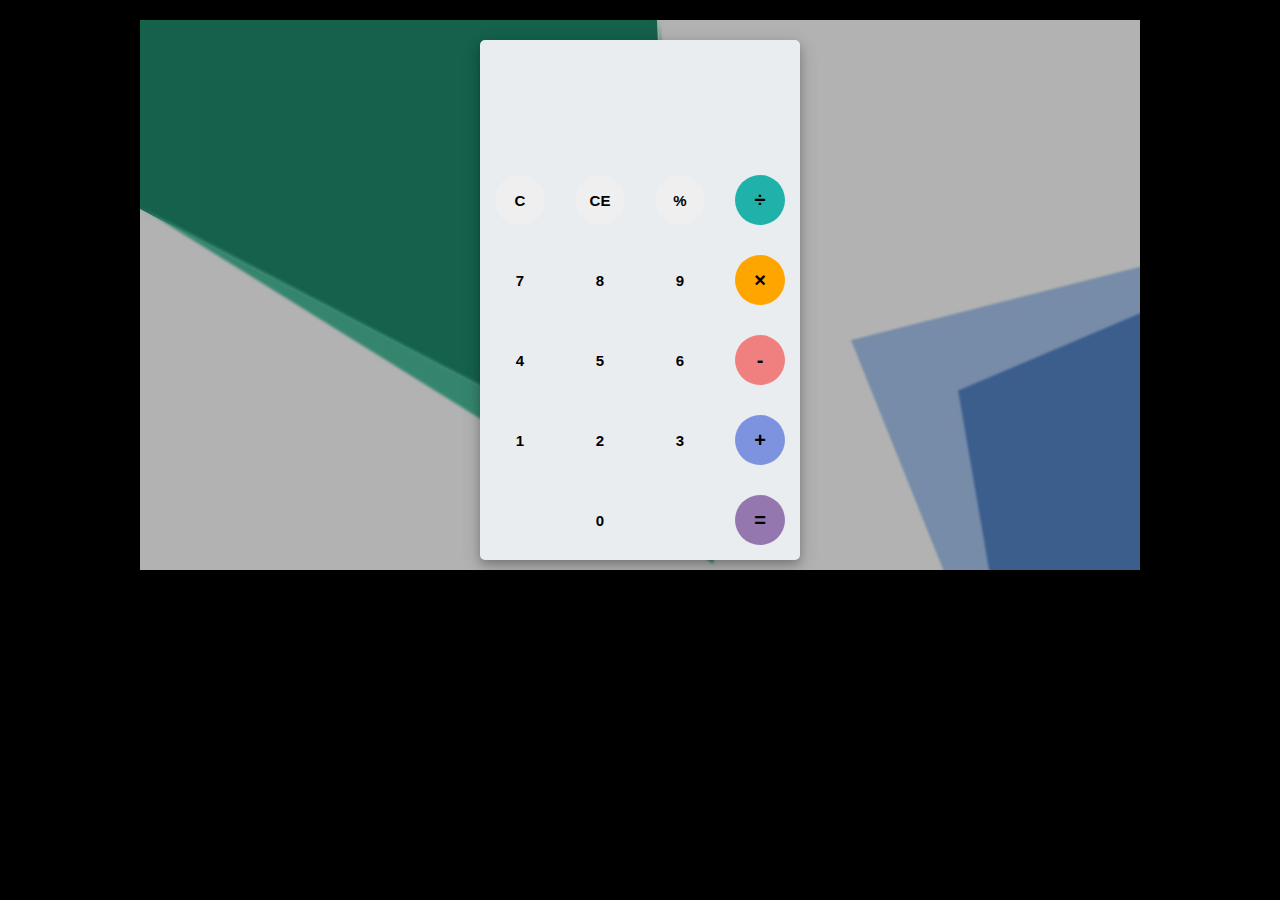
<file: calculator/index.html>
<html>
  <head>
    <link rel="stylesheet" type="text/css" href="style.css" />
    <link
      href="https://fonts.googleapis.com/css?family=Open+Sans:600,700"
      rel="stylesheet"
    />
    <title>A simple calculator</title>
  </head>
  <body>
    <div id="container">
      <div id="calculator">
        <div id="result">
          <div id="history">
            <p id="history-value"></p>
          </div>
          <div id="output">
            <p id="output-value"></p>
          </div>
        </div>
        <div id="keyboard">
          <button class="operator" id="clear">C</button>
          <button class="operator" id="backspace">CE</button>
          <button class="operator" id="%">%</button>
          <button class="operator" id="/">&#247;</button>
          <button class="number" id="7">7</button>
          <button class="number" id="8">8</button>
          <button class="number" id="9">9</button>
          <button class="operator" id="*">&times;</button>
          <button class="number" id="4">4</button>
          <button class="number" id="5">5</button>
          <button class="number" id="6">6</button>
          <button class="operator" id="-">-</button>
          <button class="number" id="1">1</button>
          <button class="number" id="2">2</button>
          <button class="number" id="3">3</button>
          <button class="operator" id="+">+</button>
          <button class="empty" id="empty"></button>
          <button class="number" id="0">0</button>
          <button class="empty" id="empty"></button>
          <button class="operator" id="=">=</button>
        </div>
      </div>
    </div>
    <script src="script.js"></script>
  </body>
</html>
</file>
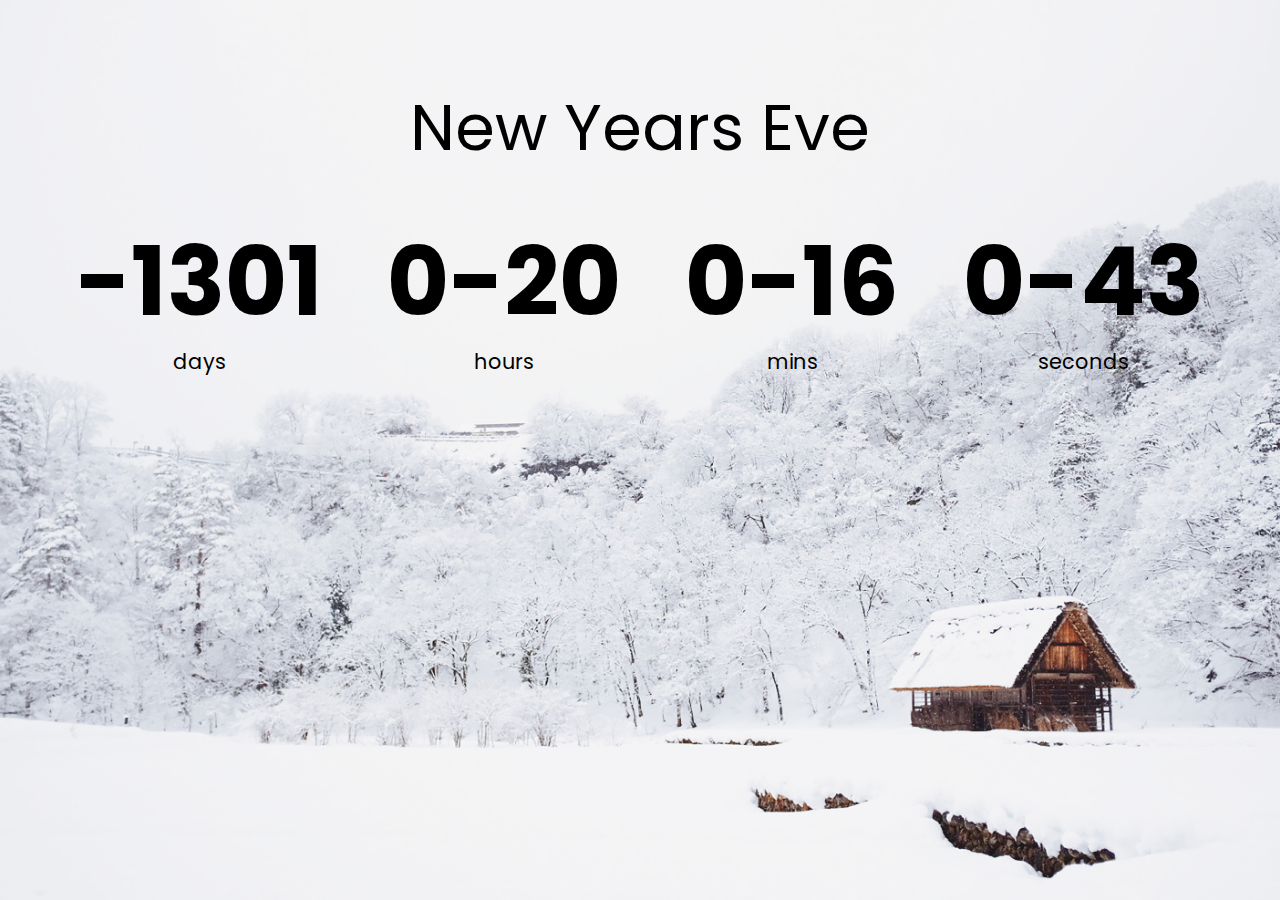
<file: countdown/index.html>
<!DOCTYPE html>
<html lang="en">
  <head>
    <meta charset="UTF-8" />
    <meta name="viewport" content="width=device-width, initial-scale=1.0" />
    <title>Countdown Timer</title>
    <link rel="stylesheet" href="styles.css" />
    <script src="app.js" defer></script>
  </head>
  <body>
    <h1>New Years Eve</h1>

    <div class="countdown-container">
      <div class="countdown-el days-c">
        <p class="big-text" id="days"></p>
        <span>days</span>
      </div>
      <div class="countdown-el hours-c">
        <p class="big-text" id="hours"></p>
        <span>hours</span>
      </div>
      <div class="countdown-el mins-c">
        <p class="big-text" id="mins"></p>
        <span>mins</span>
      </div>
      <div class="countdown-el seconds-c">
        <p class="big-text" id="seconds"></p>
        <span>seconds</span>
      </div>
    </div>
  </body>
</html>
</file>
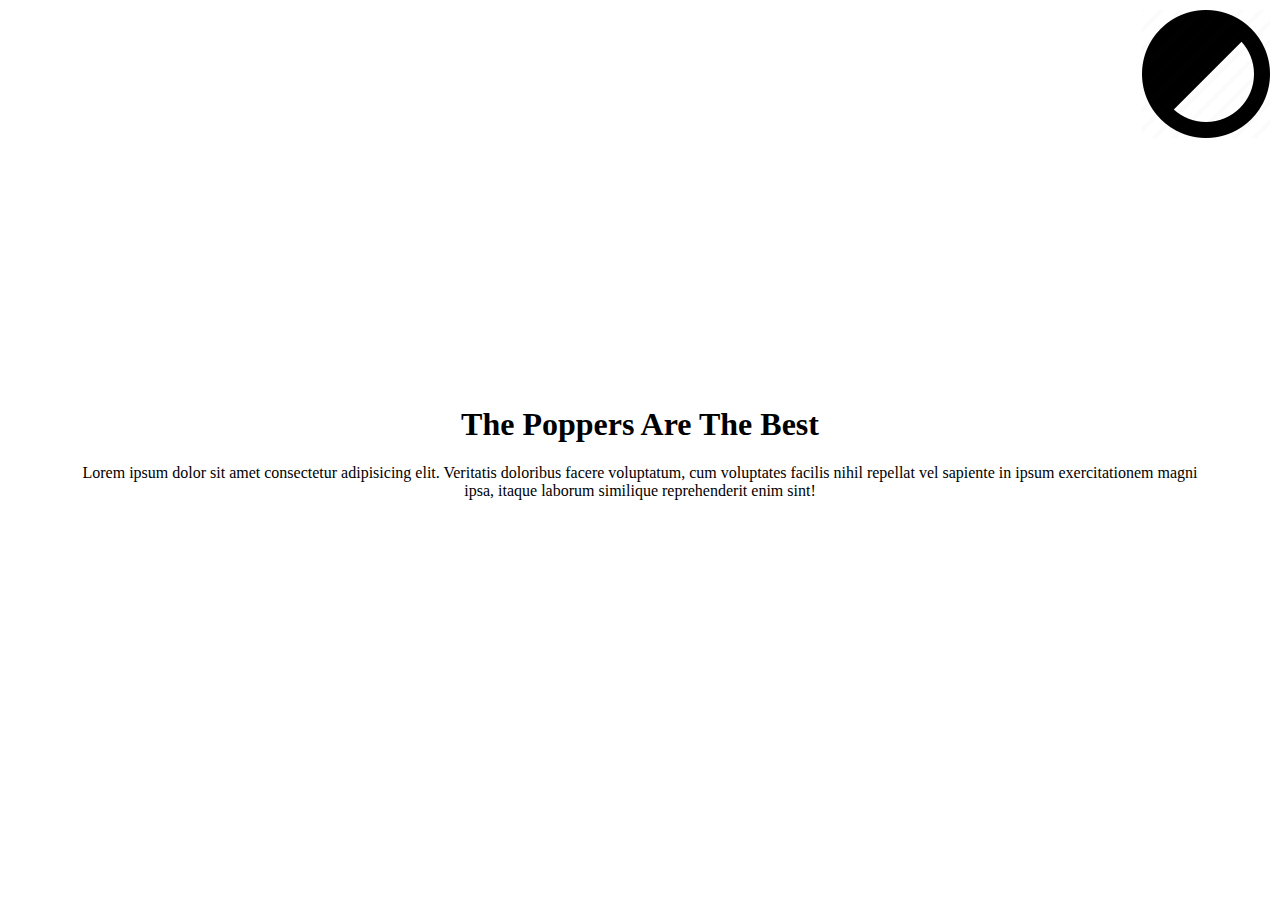
<file: dark-mode-toggle/index.html>
<!DOCTYPE html>
<html lang="en">
  <head>
    <meta charset="UTF-8" />
    <meta http-equiv="X-UA-Compatible" content="IE=edge" />
    <meta name="viewport" content="width=device-width, initial-scale=1.0" />
    <title>Dark Mode Toggle</title>
    <link rel="stylesheet" href="style.css" />
    <script src="scrpit.js" defer></script>
  </head>
 
    
  <body>
    <button>
    <div id="myDIV" class="toggle-container">
      <input  id="toggle" type="image" src="dm.png"></input>
    </div>
      <!-- <img src="dm.png" alt="" id="toggle" /> -->
    </button>
    <div class="myBody">
    <h1>The Poppers Are The Best</h1>
    <p>
      Lorem ipsum dolor sit amet consectetur adipisicing elit. Veritatis
      doloribus facere voluptatum, cum voluptates facilis nihil repellat vel
      sapiente in ipsum exercitationem magni ipsa, itaque laborum similique
      reprehenderit enim sint!
    </p>
  </div>
  </body>
</html>
</file>
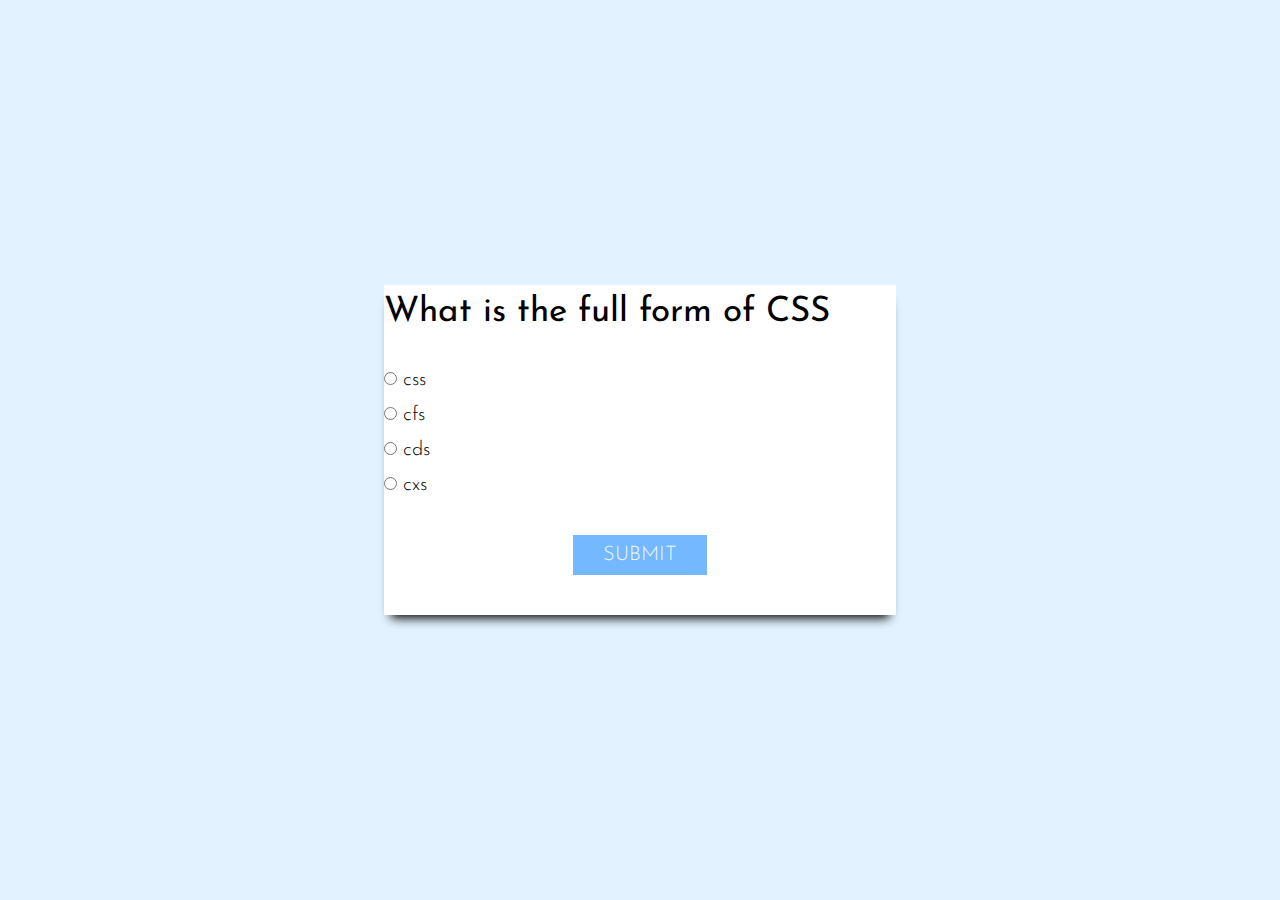
<file: quiz-app/index.html>
<!DOCTYPE html>
<html lang="en">
  <head>
    <meta charset="UTF-8" />
    <meta http-equiv="X-UA-Compatible" content="IE=edge" />
    <meta name="viewport" content="width=device-width, initial-scale=1.0" />
    <title>Document</title>
    <link rel="stylesheet" href="style.css" />
  </head>
  <body>
    <div class="main-div">
      <div class="inner-div">
        <h2 class="question">Question Comes Here</h2>
        <ul>
          <li>
            <input type="radio" name="answer" id="ans1" class="answer" />
            <label for="ans1" id="option1">Answer option</label>
          </li>
          <li>
            <input type="radio" name="answer" id="ans2" class="answer" />
            <label for="ans2" id="option2">Answer option</label>
          </li>
          <li>
            <input type="radio" name="answer" id="ans3" class="answer" />
            <label for="ans3" id="option3">Answer option</label>
          </li>
          <li>
            <input type="radio" name="answer" id="ans4" class="answer" />
            <label for="ans4" id="option4">Answer option</label>
          </li>
        </ul>
        <button id="submit">Submit</button>
        <div id="showScore" class="scoreArea">hi</div>
      </div>
    </div>
    <script src="script.js"></script>
  </body>
</html>
</file>
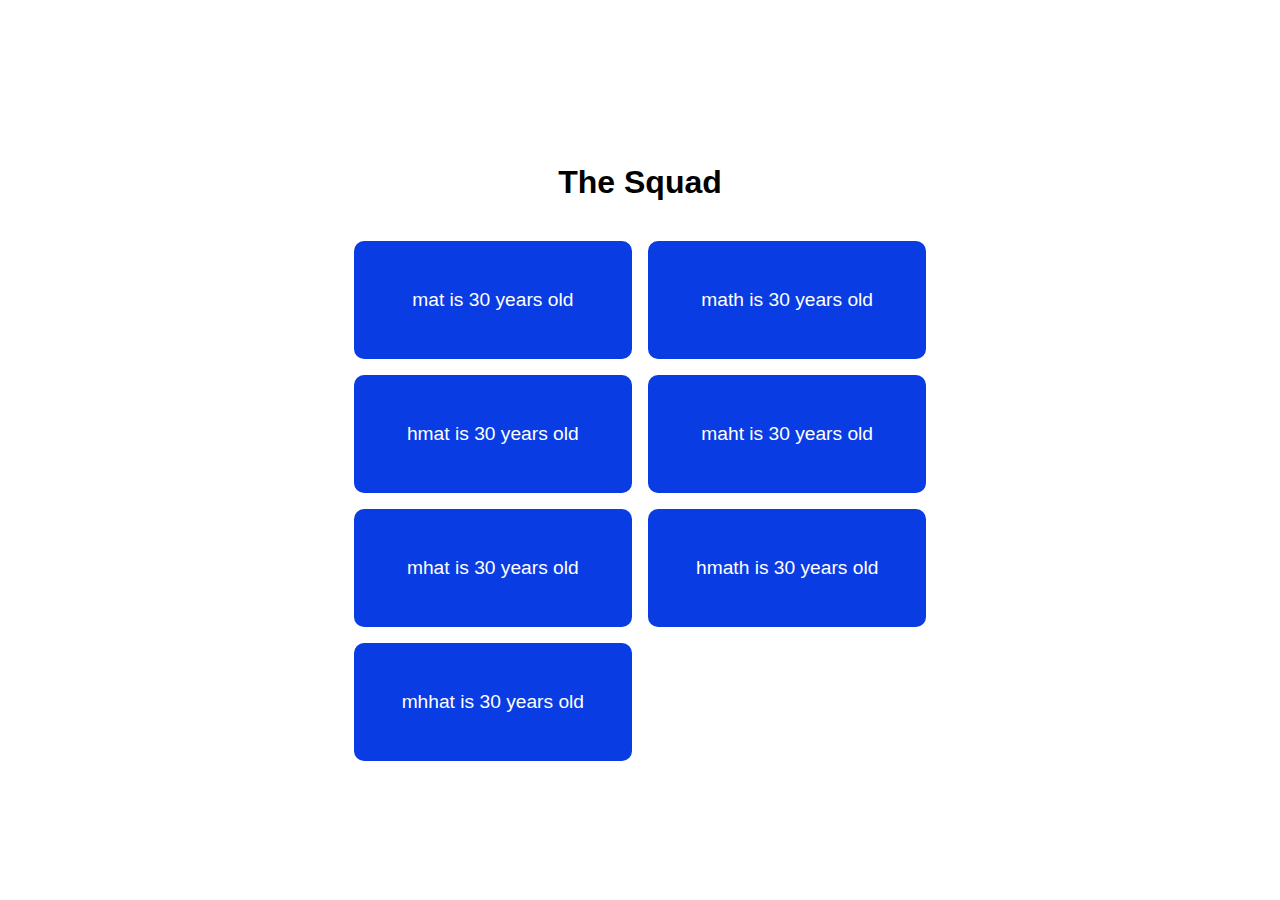
<file: squad/index.html>
<!DOCTYPE html>
<html lang="en">
  <head>
    <meta charset="UTF-8" />
    <meta http-equiv="X-UA-Compatible" content="IE=edge" />
    <meta name="viewport" content="width=device-width, initial-scale=1.0" />
    <title>Document</title>
    <link rel="stylesheet" href="styles.css" />
  </head>
  <body>
    <h1>The Squad</h1>
    <div id="info"></div>
    <script src="app.js"></script>
  </body>
</html>
</file>
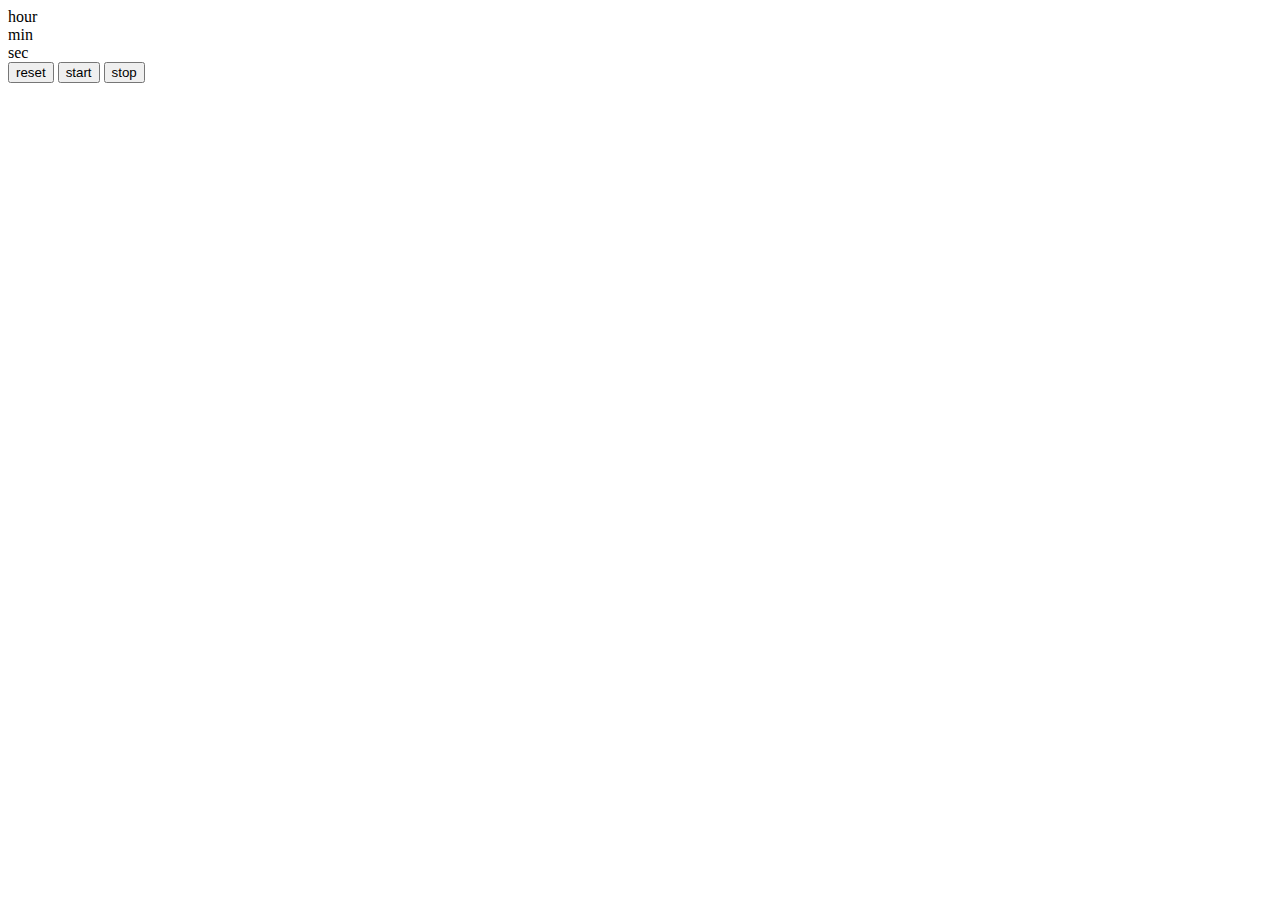
<file: timer/index.html>
<!DOCTYPE html>
<html lang="en">
  <head>
    <meta charset="UTF-8" />
    <meta http-equiv="X-UA-Compatible" content="IE=edge" />
    <meta name="viewport" content="width=device-width, initial-scale=1.0" />
    <title>Document</title>
  </head>
  <body>
    <div id="hours">hour</div>
    <div id="minute">min</div>
    <div id="second">sec</div>
    <button id="reset">reset</button>
    <button id="start">start</button>
    <button id="stop">stop</button>

    <script src="app.js"></script>
  </body>
</html>
</file>
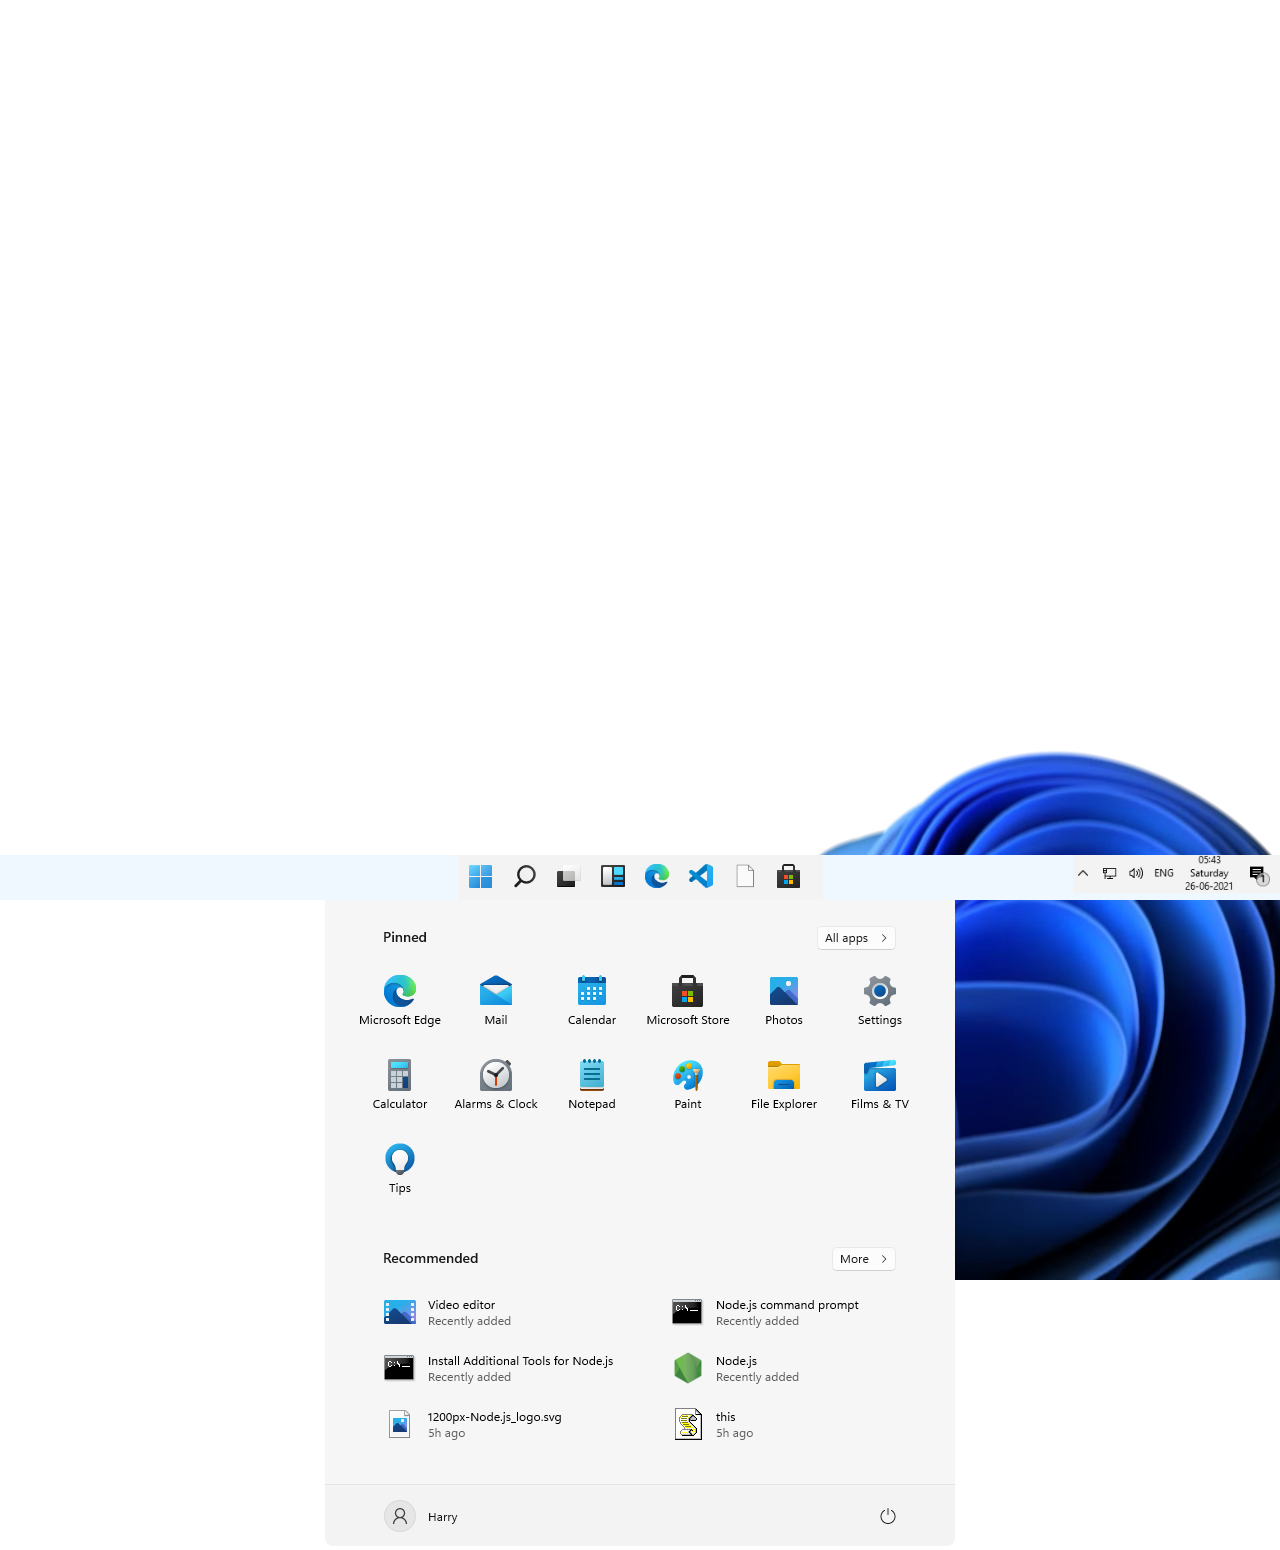
<file: windows/index.html>
<!DOCTYPE html>
<html lang="en">
  <head>
    <meta charset="UTF-8" />
    <meta http-equiv="X-UA-Compatible" content="IE=edge" />
    <meta name="viewport" content="width=device-width, initial-scale=1.0" />
    <title>Try Windows 11</title>
    <link rel="stylesheet" href="style.css" />
  </head>
  <body>
    <div class="taskbar">
      <img src="icons.PNG" alt="" />
      <img class="right" src="taskbarright.PNG" alt="" />
    </div>
    <video autoplay muted>
      <source src="video.webm" type="video/webm" />
    </video>
    <div class="startmenu">
      <img src="startmenu.PNG" alt="" />
    </div>
  </body>
  <script src="script.js"></script>
</html>
</file>
<file: calculator/style.css>
body {
  font-family: "Open Sans", sans-serif;
  background-color: black;
}
#container {
  width: 1000px;
  height: 550px;
  background-image: linear-gradient(rgba(0, 0, 0, 0.3), rgba(0, 0, 0, 0.3)),
    url(bgImg.jpg);
  margin: 20px auto;
}
#calculator {
  width: 320px;
  height: 520px;
  background-color: #eaedef;
  margin: 0 auto;
  top: 20px;
  position: relative;
  border-radius: 5px;
  box-shadow: 0 4px 8px 0 rgba(0, 0, 0, 0.2), 0 6px 20px 0 rgba(0, 0, 0, 0.19);
}
#result {
  height: 120px;
}
#history {
  text-align: right;
  height: 20px;
  margin: 0 20px;
  padding-top: 20px;
  font-size: 15px;
  color: #919191;
}
#output {
  text-align: right;
  height: 60px;
  margin: 10px 20px;
  font-size: 30px;
}
#keyboard {
  height: 400px;
}
.operator,
.number,
.empty {
  width: 50px;
  height: 50px;
  margin: 15px;
  float: left;
  border-radius: 50%;
  border-width: 0;
  font-weight: bold;
  font-size: 15px;
}
.number,
.empty {
  background-color: #eaedef;
}
.number,
.operator {
  cursor: pointer;
}
.operator:active,
.number:active {
  font-size: 13px;
}
.operator:focus,
.number:focus,
.empty:focus {
  outline: 0;
}
button:nth-child(4) {
  font-size: 20px;
  background-color: #20b2aa;
}
button:nth-child(8) {
  font-size: 20px;
  background-color: #ffa500;
}
button:nth-child(12) {
  font-size: 20px;
  background-color: #f08080;
}
button:nth-child(16) {
  font-size: 20px;
  background-color: #7d93e0;
}
button:nth-child(20) {
  font-size: 20px;
  background-color: #9477af;
}
</file>
<file: countdown/styles.css>
@import url("https://fonts.googleapis.com/css2?family=Poppins:wght@200;400;600&display=swap");

* {
  box-sizing: border-box;
}

body {
  background-image: url("./snow.jpg");
  background-size: cover;
  background-position: center center;
  display: flex;
  flex-direction: column;
  align-items: center;
  min-height: 100vh;
  font-family: "Poppins", sans-serif;
  margin: 0;
}

h1 {
  font-weight: normal;
  font-size: 4rem;
  margin-top: 5rem;
}

.countdown-container {
  display: flex;
  flex-wrap: wrap;
  justify-content: center;
}

.big-text {
  font-weight: bold;
  font-size: 6rem;
  line-height: 1;
  margin: 1rem 2rem;
}

.countdown-el {
  text-align: center;
}

.countdown-el span {
  font-size: 1.3rem;
}
</file>
<file: dark-mode-toggle/style.css>
* {
  box-sizing: border-box;
}

body {
  display: flex;
  align-items: center;
  justify-content: center;
  flex-direction: column;
  margin: 0;
  min-height: 100vh;
  text-align: center;
  padding: 5rem;
}
.dark {
  background-color: black;
  color: aliceblue;
}

.toggle-container {
  position: fixed;
  top: 10px;
  right: 10px;
}
button {
  border-radius: 50%;
  size: 2px;
  padding: 0%;
  border: none;
  padding: 0px;
  max-width: 50%;
  border: 0;
  background: transparent;
  margin: 0px;

  /* white-space: nowrap;
  width: auto;
  overflow: visible; */
}
input {
  max-width: 100%;
  cursor: pointer;
  margin: 0px;
  /* overflow: hidden; */
}
</file>
<file: quiz-app/style.css>
@import url("https://fonts.googleapis.com/css2?family=Josefin+Sans:wght@300;400&display=swap");

* {
  margin: 0;
  padding: 0;
  box-sizing: border-box;
  font-family: "Josefin Sans", sans-serif;
  font-weight: 300;
}
html {
  font-size: 62.5%;
}
.main-div {
  width: 100vw;
  background-color: hsl(206, 92%, 94%);
  min-height: 100vh;
  display: grid;
  place-items: center;
}
.inner-div {
  width: 40vw;
  background-color: white;
  padding: 3rem 8 rem;
  border-radius: 1 rem;
  box-shadow: 0 1rem 1rem -0.7rem rgba(0, 0, 0, 4);
}

.inner-div h2 {
  font-size: 3.5rem;
  font-weight: 400;
  margin: 1rem 0 4rem 0;
}
.inner-div li {
  font-size: 2rem;
  margin-top: 1.5rem;
  list-style: none;
}
input {
  cursor: pointer;
}
#submit,
.btn {
  padding: 1rem 3rem;
  outline: none;
  font-size: 2rem;
  font-size: 400;
  display: block;
  margin: auto;
  border: none;
  text-transform: uppercase;
  color: aliceblue;
  background-color: #74b9ff;
  margin-top: 4rem;
  margin-bottom: 4rem;
}
#submit:hover {
  background-color: #0984e3;
}

#showScore {
  background-color: #dfe6e9;
  margin-top: 3rem;
  box-shadow: 0 1rem 1rem -0.7rem rgba(0, 0, 0, 4);
}
.scoreArea {
  display: none;
}

#showScore h3 {
  font-size: 3rem;
  text-align: center;
}
#showScore .btn {
  margin-top: 2rem;
  background-color: #55efc4;
  color: #2d3436;
}
#showScore .btn :hover {
  cursor: pointer;
  background-color: #00b894;
  color: #fff;
}
</file>
<file: squad/styles.css>
* {
  box-sizing: border-box;
  margin: 0;
  padding: 0;
  font-family: "Trebuchet MS", "Lucida Sans Unicode", "Lucida Grande",
    "Lucida Sans", Arial, sans-serif;
}

body {
  display: flex;
  flex-direction: column;
  justify-content: center;
  align-items: center;
  height: 100vh;
}

h1 {
  padding: 2rem;
}

#info {
  display: grid;
  grid-template-columns: 1fr 1fr;
}

#info div {
  padding: 3rem;
  background: rgb(9, 60, 227);
  margin: 0.5rem;
  border-radius: 10px;
  color: #fff;
  font-size: 1.2rem;
  text-align: center;
}
</file>
<file: windows/style.css>
* {
  margin: 0;
  padding: 0;
}
body {
  /* background-image: url("bg.jpeg");
  background-size: cover; */
  height: 100vh;
  overflow: hidden;
}
.taskbar {
  position: absolute;
  bottom: 0;
  display: flex;
  width: 100%;
  justify-content: center;
  background-color: aliceblue;
  z-index: 10;
}

.right {
  /* justify-self: flex-end; */
  position: absolute;
  right: 0;
  margin: 0;
  height: 85%;
}
.startmenu {
  position: absolute;
  /* bottom: 50px; */
  bottom: -650px;
  width: 100%;
  text-align: center;
  /* justify-content: center;  this will not work */
  transition: all 0.3s ease-in;
}

.startmenu img {
  border-radius: 8px;
}
</file>
